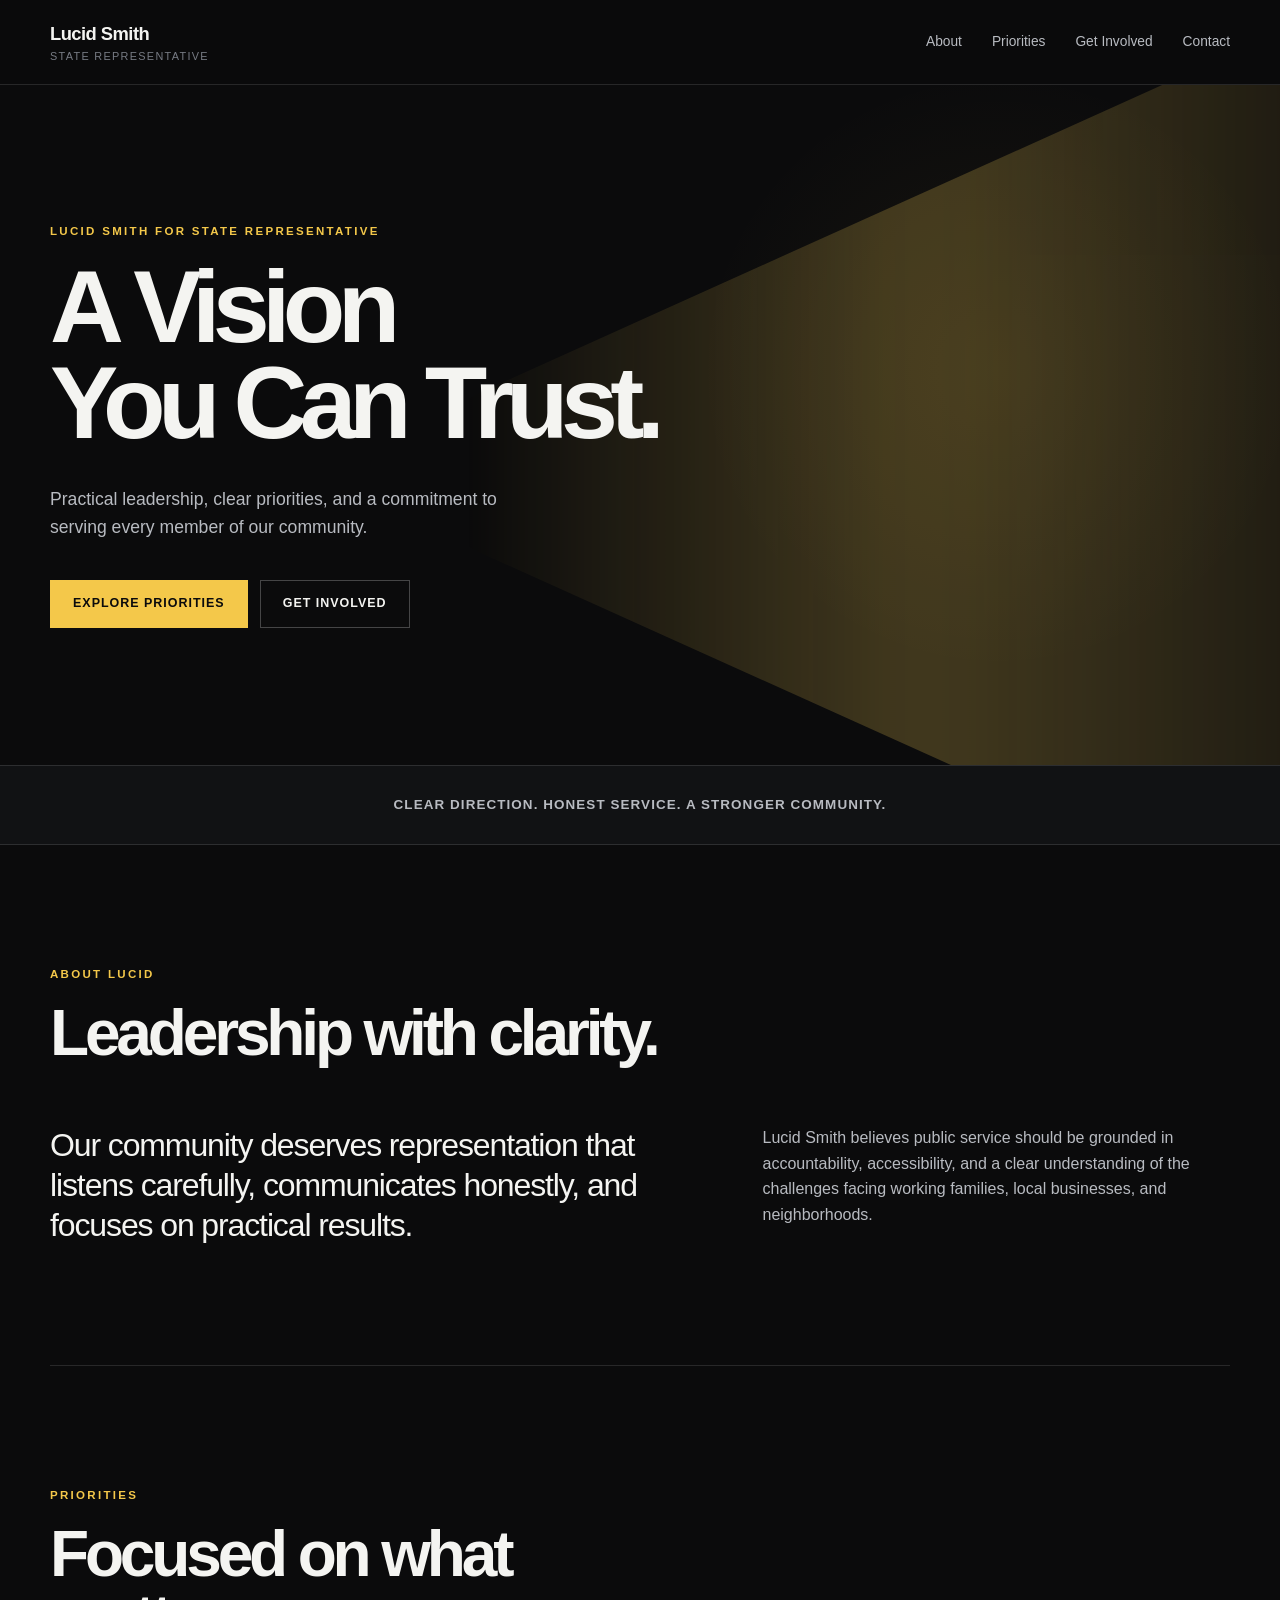
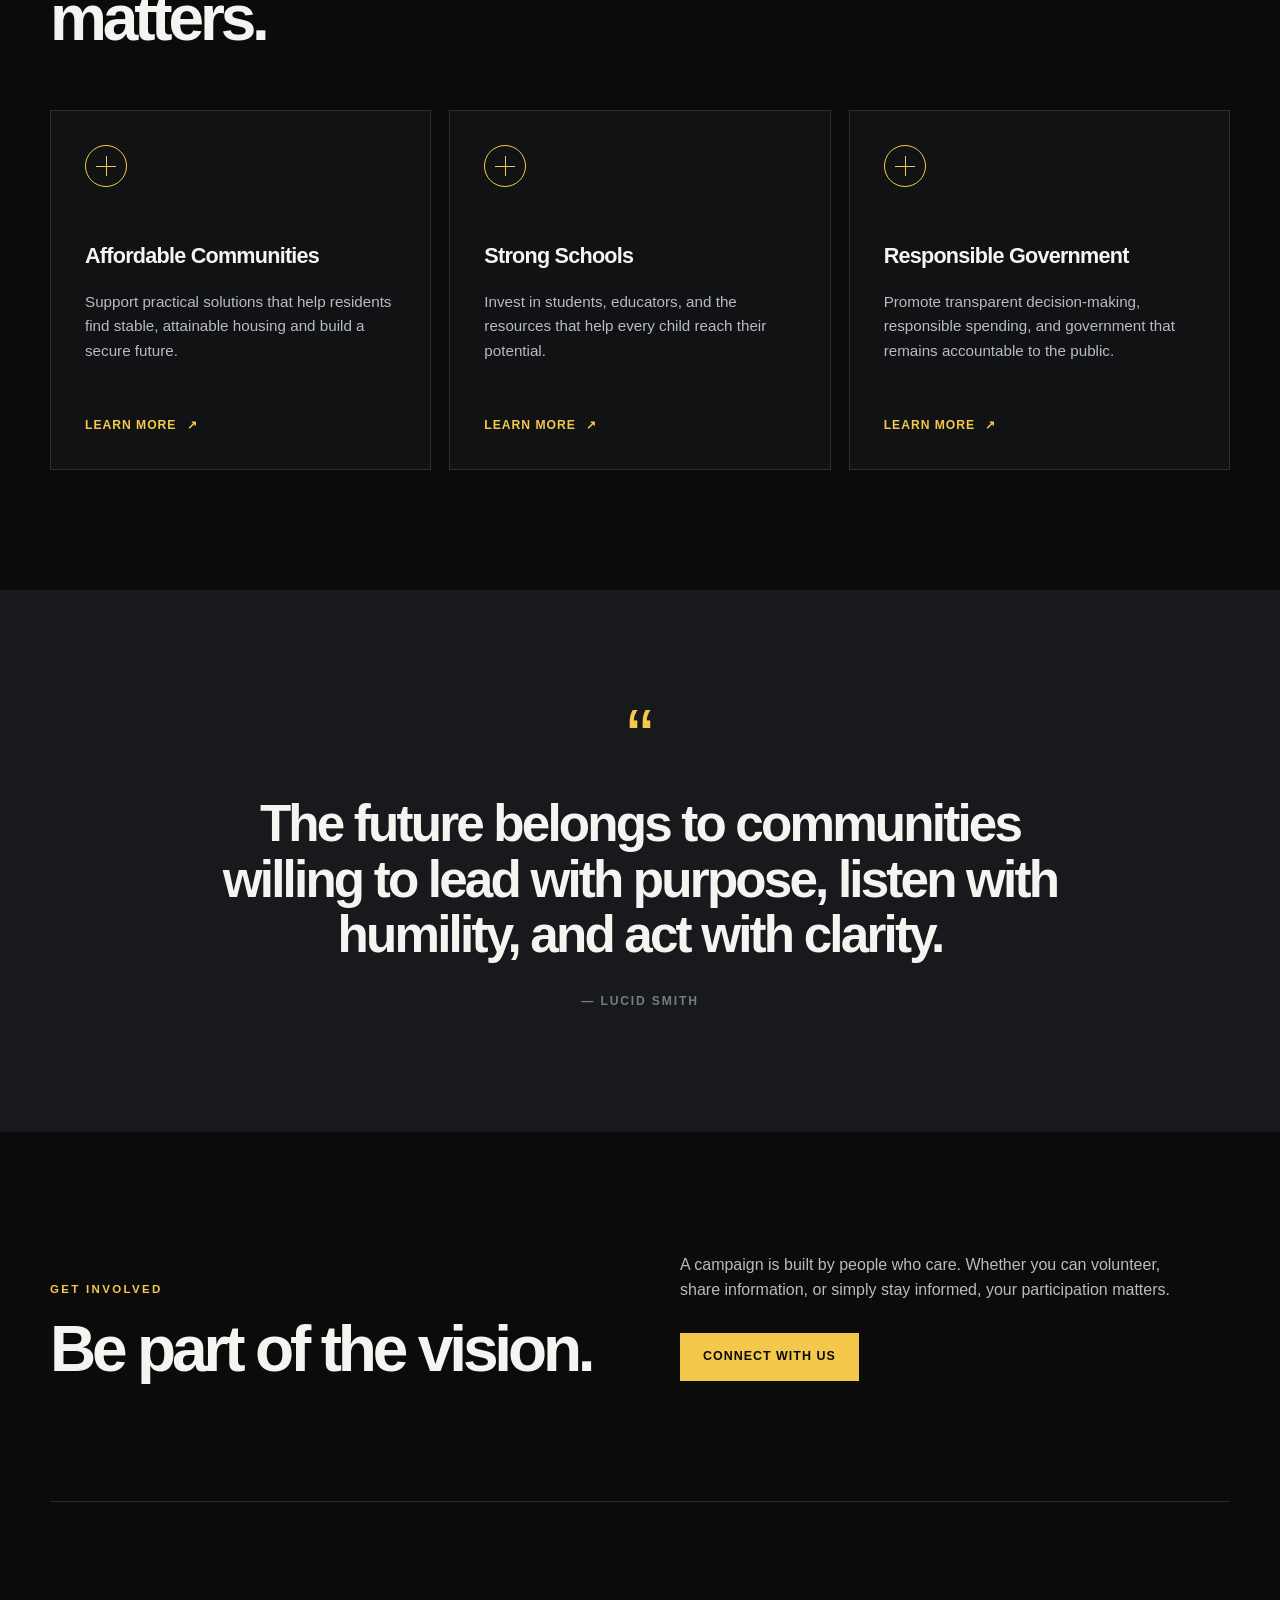
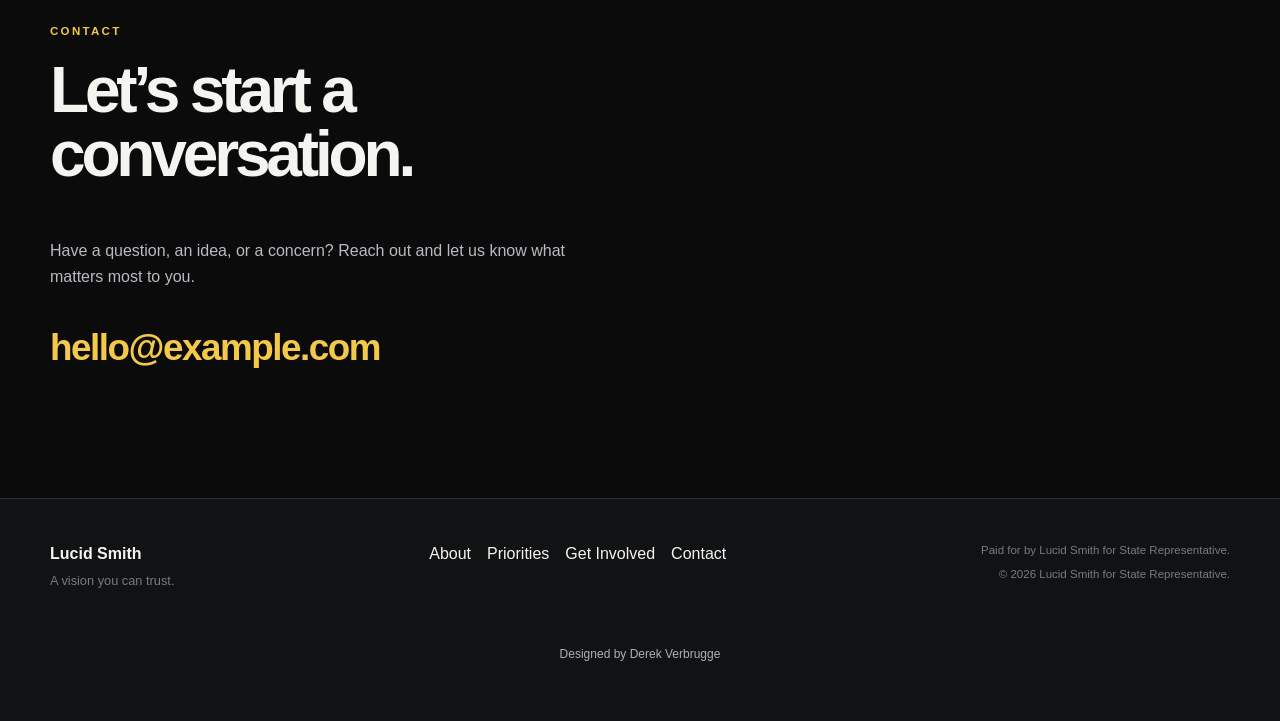
<file: index.html>
<!DOCTYPE html>
<html lang="en">
<head>
  <meta charset="UTF-8">
  <meta name="viewport" content="width=device-width, initial-scale=1.0">

  <title>Lucid Smith for State Representative</title>
  <meta
    name="description"
    content="Lucid Smith for State Representative. A vision you can trust."
  >

  <link rel="stylesheet" href="styles.css">
  <script src="site.js" defer></script>
</head>

<body>
  <div id="site-header"></div>

  <main>
    <section class="hero" aria-labelledby="hero-title">
      <div class="hero-beam" aria-hidden="true"></div>

      <div class="hero-content">
        <p class="eyebrow">Lucid Smith for State Representative</p>

        <h1 id="hero-title">
          A Vision<br>
          You Can Trust.
        </h1>

        <p class="hero-intro">
          Practical leadership, clear priorities, and a commitment to serving
          every member of our community.
        </p>

        <div class="hero-actions">
          <a class="button button-primary" href="#priorities">
            Explore Priorities
          </a>

          <a class="button button-secondary" href="#contact">
            Get Involved
          </a>
        </div>
      </div>
    </section>

    <section class="statement-bar" aria-label="Campaign statement">
      <p>
        Clear direction. Honest service. A stronger community.
      </p>
    </section>

    <section class="section about-section" id="about">
      <div class="section-heading">
        <p class="eyebrow">About Lucid</p>

        <h2>
          Leadership with clarity.
        </h2>
      </div>

      <div class="about-content">
        <p class="large-copy">
          Our community deserves representation that listens carefully,
          communicates honestly, and focuses on practical results.
        </p>

        <p>
          Lucid Smith believes public service should be grounded in
          accountability, accessibility, and a clear understanding of the
          challenges facing working families, local businesses, and
          neighborhoods.
        </p>
      </div>
    </section>

    <section class="section priorities-section" id="priorities">
      <div class="section-heading">
        <p class="eyebrow">Priorities</p>

        <h2>
          Focused on what matters.
        </h2>
      </div>

      <div class="priority-grid">
        <article class="priority-card">
          <div class="priority-icon" aria-hidden="true"></div>

          <h3>Affordable Communities</h3>

          <p>
            Support practical solutions that help residents find stable,
            attainable housing and build a secure future.
          </p>

          <a href="#contact" class="text-link">
            Learn more
            <span aria-hidden="true">↗</span>
          </a>
        </article>

        <article class="priority-card">
          <div class="priority-icon" aria-hidden="true"></div>

          <h3>Strong Schools</h3>

          <p>
            Invest in students, educators, and the resources that help every
            child reach their potential.
          </p>

          <a href="#contact" class="text-link">
            Learn more
            <span aria-hidden="true">↗</span>
          </a>
        </article>

        <article class="priority-card">
          <div class="priority-icon" aria-hidden="true"></div>

          <h3>Responsible Government</h3>

          <p>
            Promote transparent decision-making, responsible spending, and
            government that remains accountable to the public.
          </p>

          <a href="#contact" class="text-link">
            Learn more
            <span aria-hidden="true">↗</span>
          </a>
        </article>
      </div>
    </section>

    <section class="quote-section">
      <div class="quote-mark" aria-hidden="true">“</div>

      <blockquote>
        The future belongs to communities willing to lead with purpose,
        listen with humility, and act with clarity.
      </blockquote>

      <p class="quote-attribution">— Lucid Smith</p>
    </section>

    <section class="section involvement-section" id="involved">
      <div class="section-heading">
        <p class="eyebrow">Get Involved</p>

        <h2>
          Be part of the vision.
        </h2>
      </div>

      <div class="involvement-content">
        <p>
          A campaign is built by people who care. Whether you can volunteer,
          share information, or simply stay informed, your participation
          matters.
        </p>

        <a class="button button-primary" href="#contact">
          Connect With Us
        </a>
      </div>
    </section>

    <section class="section contact-section" id="contact">
      <div class="section-heading">
        <p class="eyebrow">Contact</p>

        <h2>
          Let’s start a conversation.
        </h2>
      </div>

      <div class="contact-content">
        <p>
          Have a question, an idea, or a concern? Reach out and let us know
          what matters most to you.
        </p>

        <a class="contact-email" href="mailto:hello@example.com">
          hello@example.com
        </a>
      </div>
    </section>
  </main>

  <div id="site-footer"></div>
</body>
</html>
</file>
<file: styles.css>
:root {
  --black: #0b0b0c;
  --black-soft: #111214;
  --charcoal: #18191c;
  --graphite: #25272b;
  --slate: #777b84;
  --silver: #b8bbc1;
  --white: #f4f4f1;
  --yellow: #f4c84a;
  --yellow-soft: rgba(244, 200, 74, 0.16);

  --container-width: 1180px;
  --header-height: 84px;
  --border: 1px solid rgba(244, 244, 241, 0.12);
}

* {
  box-sizing: border-box;
}

html {
  scroll-behavior: smooth;
}

body {
  margin: 0;
  background: var(--black);
  color: var(--white);
  font-family: Arial, Helvetica, sans-serif;
  line-height: 1.6;
}

body,
button,
a {
  -webkit-font-smoothing: antialiased;
}

a {
  color: inherit;
  text-decoration: none;
}

button,
a {
  -webkit-tap-highlight-color: transparent;
}

.container {
  width: min(
    calc(100% - 48px),
    var(--container-width)
  );

  margin-inline: auto;
}

/* Header */

.site-header {
  position: relative;
  z-index: 20;
  background: rgba(11, 11, 12, 0.96);
  border-bottom: var(--border);
}

.header-inner {
  min-height: var(--header-height);
  display: flex;
  align-items: center;
  justify-content: space-between;
  gap: 32px;
}

.site-logo {
  display: inline-flex;
  flex-direction: column;
  gap: 0;
}

.logo-name {
  font-size: 1.15rem;
  font-weight: 800;
  letter-spacing: -0.03em;
}

.logo-role {
  color: var(--slate);
  font-size: 0.68rem;
  letter-spacing: 0.12em;
  text-transform: uppercase;
}

.site-navigation {
  display: flex;
  align-items: center;
  gap: 30px;
}

.site-navigation a {
  color: var(--silver);
  font-size: 0.86rem;
  transition: color 180ms ease;
}

.site-navigation a:hover,
.site-navigation a:focus-visible {
  color: var(--yellow);
}

.menu-toggle {
  display: none;
  width: 44px;
  height: 44px;
  padding: 10px;
  border: 1px solid rgba(244, 244, 241, 0.2);
  border-radius: 50%;
  background: transparent;
  cursor: pointer;
}

.menu-toggle span {
  display: block;
  width: 100%;
  height: 2px;
  margin: 5px 0;
  background: var(--white);
}

/* Hero */

.hero {
  position: relative;
  min-height: 680px;
  display: flex;
  align-items: center;
  overflow: hidden;
  isolation: isolate;
  background:
    radial-gradient(
      circle at 78% 42%,
      rgba(244, 200, 74, 0.06),
      transparent 28%
    ),
    var(--black);
}

.hero-content {
  position: relative;
  z-index: 3;
  width: min(
    calc(100% - 48px),
    var(--container-width)
  );

  margin-inline: auto;
  padding: 110px 0;
}

.eyebrow {
  margin: 0 0 18px;
  color: var(--yellow);
  font-size: 0.72rem;
  font-weight: 800;
  letter-spacing: 0.2em;
  text-transform: uppercase;
}

.hero h1 {
  max-width: 720px;
  margin: 0;
  color: var(--white);
  font-size: clamp(3.4rem, 8vw, 7.4rem);
  font-weight: 800;
  letter-spacing: -0.075em;
  line-height: 0.94;
}

.hero-intro {
  max-width: 480px;
  margin: 34px 0 0;
  color: var(--silver);
  font-size: 1.1rem;
}

.hero-actions {
  display: flex;
  flex-wrap: wrap;
  gap: 12px;
  margin-top: 38px;
}

.button {
  display: inline-flex;
  align-items: center;
  justify-content: center;
  min-height: 48px;
  padding: 0 22px;
  border: 1px solid transparent;
  font-size: 0.78rem;
  font-weight: 800;
  letter-spacing: 0.08em;
  text-transform: uppercase;
  transition:
    background 180ms ease,
    color 180ms ease,
    border-color 180ms ease;
}

.button-primary {
  background: var(--yellow);
  color: var(--black);
}

.button-primary:hover,
.button-primary:focus-visible {
  background: var(--white);
}

.button-secondary {
  border-color: rgba(244, 244, 241, 0.25);
  color: var(--white);
}

.button-secondary:hover,
.button-secondary:focus-visible {
  border-color: var(--yellow);
  color: var(--yellow);
}

/* Warm yellow beam */

.hero-beam {
  position: absolute;
  z-index: 1;
  top: -18%;
  right: -12%;
  width: 76%;
  height: 150%;
  background:
    linear-gradient(
      90deg,
      rgba(244, 200, 74, 0),
      rgba(244, 200, 74, 0.16) 45%,
      rgba(244, 200, 74, 0.035)
    );

  clip-path: polygon(
    0 43%,
    100% 0,
    100% 100%,
    0 57%
  );

  filter: blur(12px);
  opacity: 0.9;
  pointer-events: none;
}

.hero-beam::after {
  content: "";
  position: absolute;
  inset: 0;
  background:
    linear-gradient(
      90deg,
      transparent,
      rgba(255, 220, 112, 0.12),
      transparent
    );
}

/* Statement bar */

.statement-bar {
  border-top: var(--border);
  border-bottom: var(--border);
  background: var(--black-soft);
}

.statement-bar p {
  width: min(
    calc(100% - 48px),
    var(--container-width)
  );

  margin: 0 auto;
  padding: 28px 0;
  color: var(--silver);
  font-size: 0.84rem;
  font-weight: 700;
  letter-spacing: 0.08em;
  text-align: center;
  text-transform: uppercase;
}

/* Sections */

.section {
  width: min(
    calc(100% - 48px),
    var(--container-width)
  );

  margin-inline: auto;
  padding: 120px 0;
}

.section-heading {
  max-width: 660px;
}

.section-heading h2 {
  margin: 0;
  color: var(--white);
  font-size: clamp(2.4rem, 5vw, 4.8rem);
  font-weight: 800;
  letter-spacing: -0.065em;
  line-height: 1;
}

.about-content {
  display: grid;
  grid-template-columns: 1.15fr 0.85fr;
  gap: 80px;
  margin-top: 60px;
}

.about-content p {
  margin: 0;
  color: var(--silver);
}

.about-content .large-copy {
  color: var(--white);
  font-size: clamp(1.4rem, 2.5vw, 2.2rem);
  letter-spacing: -0.035em;
  line-height: 1.25;
}

/* Priorities */

.priorities-section {
  border-top: var(--border);
}

.priority-grid {
  display: grid;
  grid-template-columns: repeat(3, 1fr);
  gap: 18px;
  margin-top: 60px;
}

.priority-card {
  min-height: 360px;
  display: flex;
  flex-direction: column;
  padding: 34px;
  border: var(--border);
  background: var(--black-soft);
}

.priority-icon {
  width: 42px;
  height: 42px;
  margin-bottom: 52px;
  border: 1px solid var(--yellow);
  border-radius: 50%;
  position: relative;
}

.priority-icon::before,
.priority-icon::after {
  content: "";
  position: absolute;
  background: var(--yellow);
}

.priority-icon::before {
  top: 50%;
  left: 10px;
  right: 10px;
  height: 1px;
}

.priority-icon::after {
  top: 10px;
  bottom: 10px;
  left: 50%;
  width: 1px;
}

.priority-card h3 {
  margin: 0;
  font-size: 1.35rem;
  letter-spacing: -0.035em;
}

.priority-card p {
  margin: 16px 0 30px;
  color: var(--silver);
  font-size: 0.95rem;
}

.text-link {
  margin-top: auto;
  color: var(--yellow);
  font-size: 0.76rem;
  font-weight: 800;
  letter-spacing: 0.08em;
  text-transform: uppercase;
}

.text-link span {
  margin-left: 6px;
}

/* Quote */

.quote-section {
  padding: 120px 24px;
  background: var(--charcoal);
  text-align: center;
}

.quote-mark {
  color: var(--yellow);
  font-size: 5rem;
  line-height: 0.7;
}

blockquote {
  max-width: 900px;
  margin: 30px auto 0;
  color: var(--white);
  font-size: clamp(1.8rem, 4vw, 3.7rem);
  font-weight: 800;
  letter-spacing: -0.055em;
  line-height: 1.08;
}

.quote-attribution {
  margin: 30px 0 0;
  color: var(--slate);
  font-size: 0.76rem;
  font-weight: 800;
  letter-spacing: 0.15em;
  text-transform: uppercase;
}

/* Involvement */

.involvement-section {
  display: grid;
  grid-template-columns: 1fr 1fr;
  gap: 80px;
  align-items: end;
}

.involvement-content p,
.contact-content p {
  max-width: 520px;
  margin: 0 0 30px;
  color: var(--silver);
}

/* Contact */

.contact-section {
  border-top: var(--border);
}

.contact-content {
  margin-top: 52px;
}

.contact-email {
  color: var(--yellow);
  font-size: clamp(1.3rem, 3vw, 2.3rem);
  font-weight: 800;
  letter-spacing: -0.04em;
  overflow-wrap: anywhere;
}

/* Footer */

.site-footer {
  border-top: var(--border);
  background: var(--black-soft);
}

.footer-inner {
  display: flex;
  justify-content: space-between;
  gap: 40px;
  padding: 42px 0;
}

.footer-name {
  margin: 0;
  font-size: 1rem;
  font-weight: 800;
}

.footer-description {
  margin: 4px 0 0;
  color: var(--slate);
  font-size: 0.8rem;
}

.footer-meta {
  color: var(--slate);
  font-size: 0.72rem;
  text-align: right;
}

.footer-meta p {
  margin: 0 0 5px;
}

/* Responsive layout */

@media (max-width: 850px) {
  .menu-toggle {
    display: block;
  }

  .site-navigation {
    position: absolute;
    top: var(--header-height);
    right: 24px;
    left: 24px;
    display: none;
    flex-direction: column;
    align-items: stretch;
    gap: 0;
    padding: 12px;
    border: var(--border);
    background: var(--charcoal);
  }

  .site-navigation.is-open {
    display: flex;
  }

  .site-navigation a {
    padding: 14px;
    border-bottom: 1px solid rgba(244, 244, 241, 0.08);
  }

  .site-navigation a:last-child {
    border-bottom: 0;
  }

  .hero {
    min-height: 620px;
  }

  .hero-beam {
    right: -35%;
    width: 110%;
    opacity: 0.75;
  }

  .about-content,
  .involvement-section {
    grid-template-columns: 1fr;
    gap: 36px;
  }

  .priority-grid {
    grid-template-columns: 1fr;
  }

  .priority-card {
    min-height: auto;
  }

  .priority-icon {
    margin-bottom: 34px;
  }

  .footer-inner {
    flex-direction: column;
    gap: 26px;
  }

  .footer-meta {
    text-align: left;
  }
}

@media (max-width: 480px) {
  .container,
  .hero-content,
  .section,
  .statement-bar p {
    width: min(
      calc(100% - 32px),
      var(--container-width)
    );
  }

  .header-inner {
    min-height: 72px;
  }

  .site-navigation {
    top: 72px;
    right: 16px;
    left: 16px;
  }

  .hero {
    min-height: 570px;
  }

  .hero-content {
    padding: 80px 0;
  }

  .hero h1 {
    font-size: clamp(3rem, 15vw, 4.5rem);
  }

  .hero-intro {
    font-size: 1rem;
  }

  .hero-actions {
    align-items: stretch;
    flex-direction: column;
  }

  .button {
    width: 100%;
  }

  .section {
    padding: 80px 0;
  }

  .quote-section {
    padding: 80px 16px;
  }

  blockquote {
    font-size: 2rem;
  }

  .priority-card {
    padding: 26px;
  }
}

@media (prefers-reduced-motion: reduce) {
  html {
    scroll-behavior: auto;
  }

  *,
  *::before,
  *::after {
    transition-duration: 0.01ms !important;
    animation-duration: 0.01ms !important;
  }
}

/* Match the browser's bottom overscroll area to the final footer section. */
html { background-color: var(--black-soft); }

/* Shared website standards */
a,a:visited,a:hover,a:active,a:focus{text-decoration:none!important}body{min-height:100vh;display:flex;flex-direction:column}main{flex:1}#site-footer{margin-top:auto}.footer-links{display:flex;flex-wrap:wrap;gap:1rem}.template-credit{font-size:.75rem;text-align:center}
</file>
